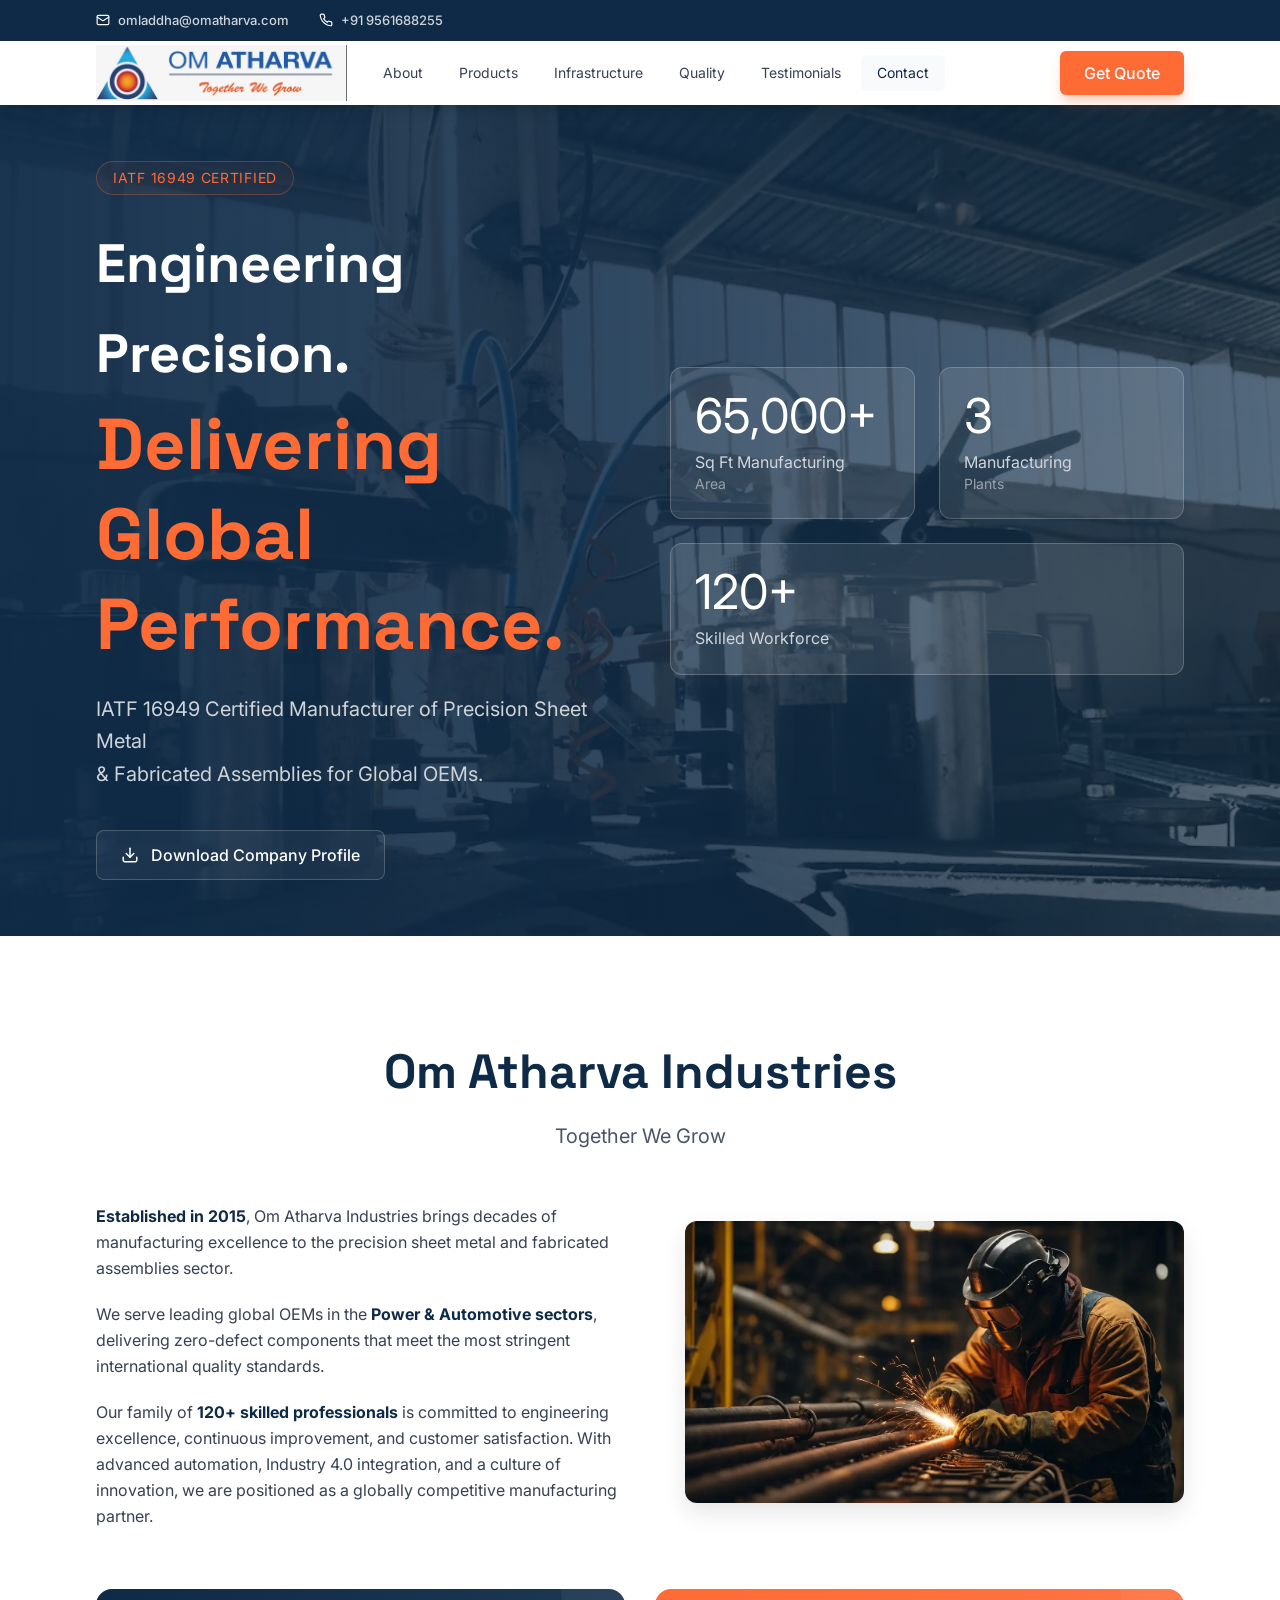
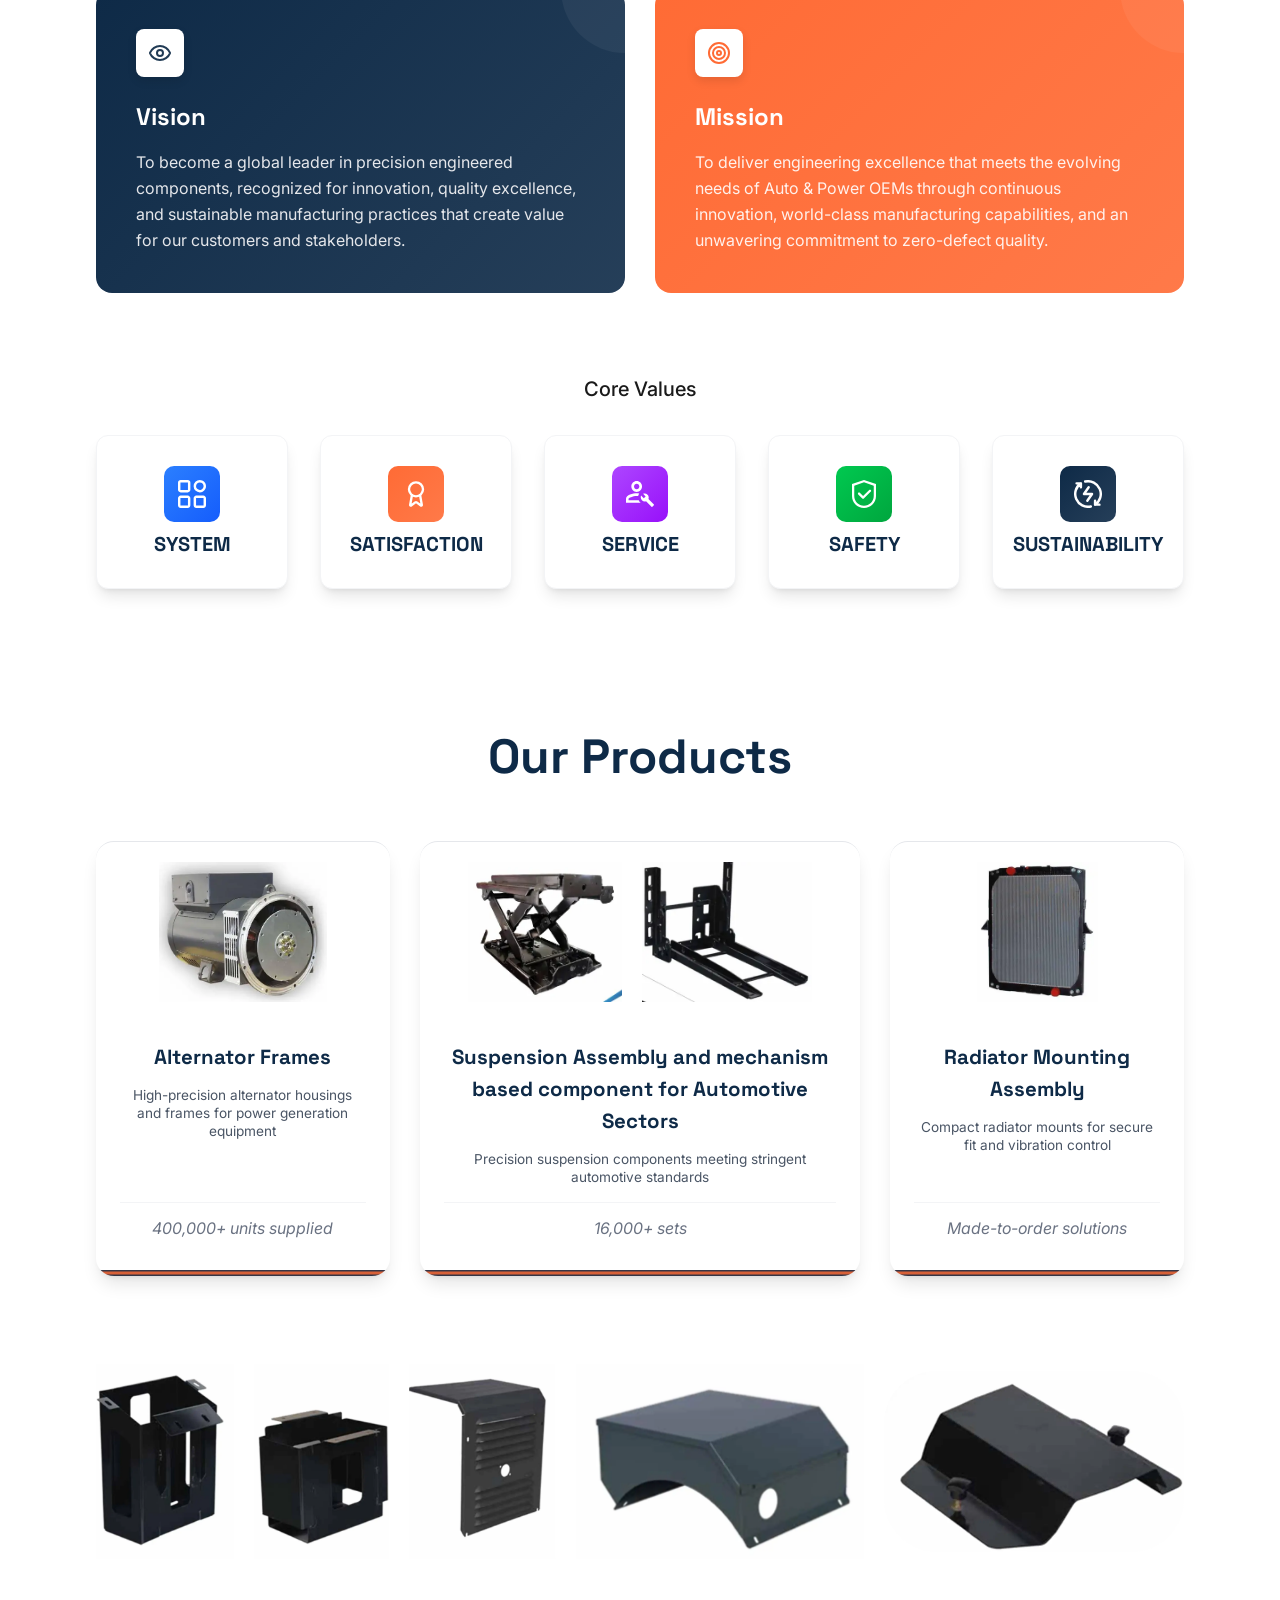
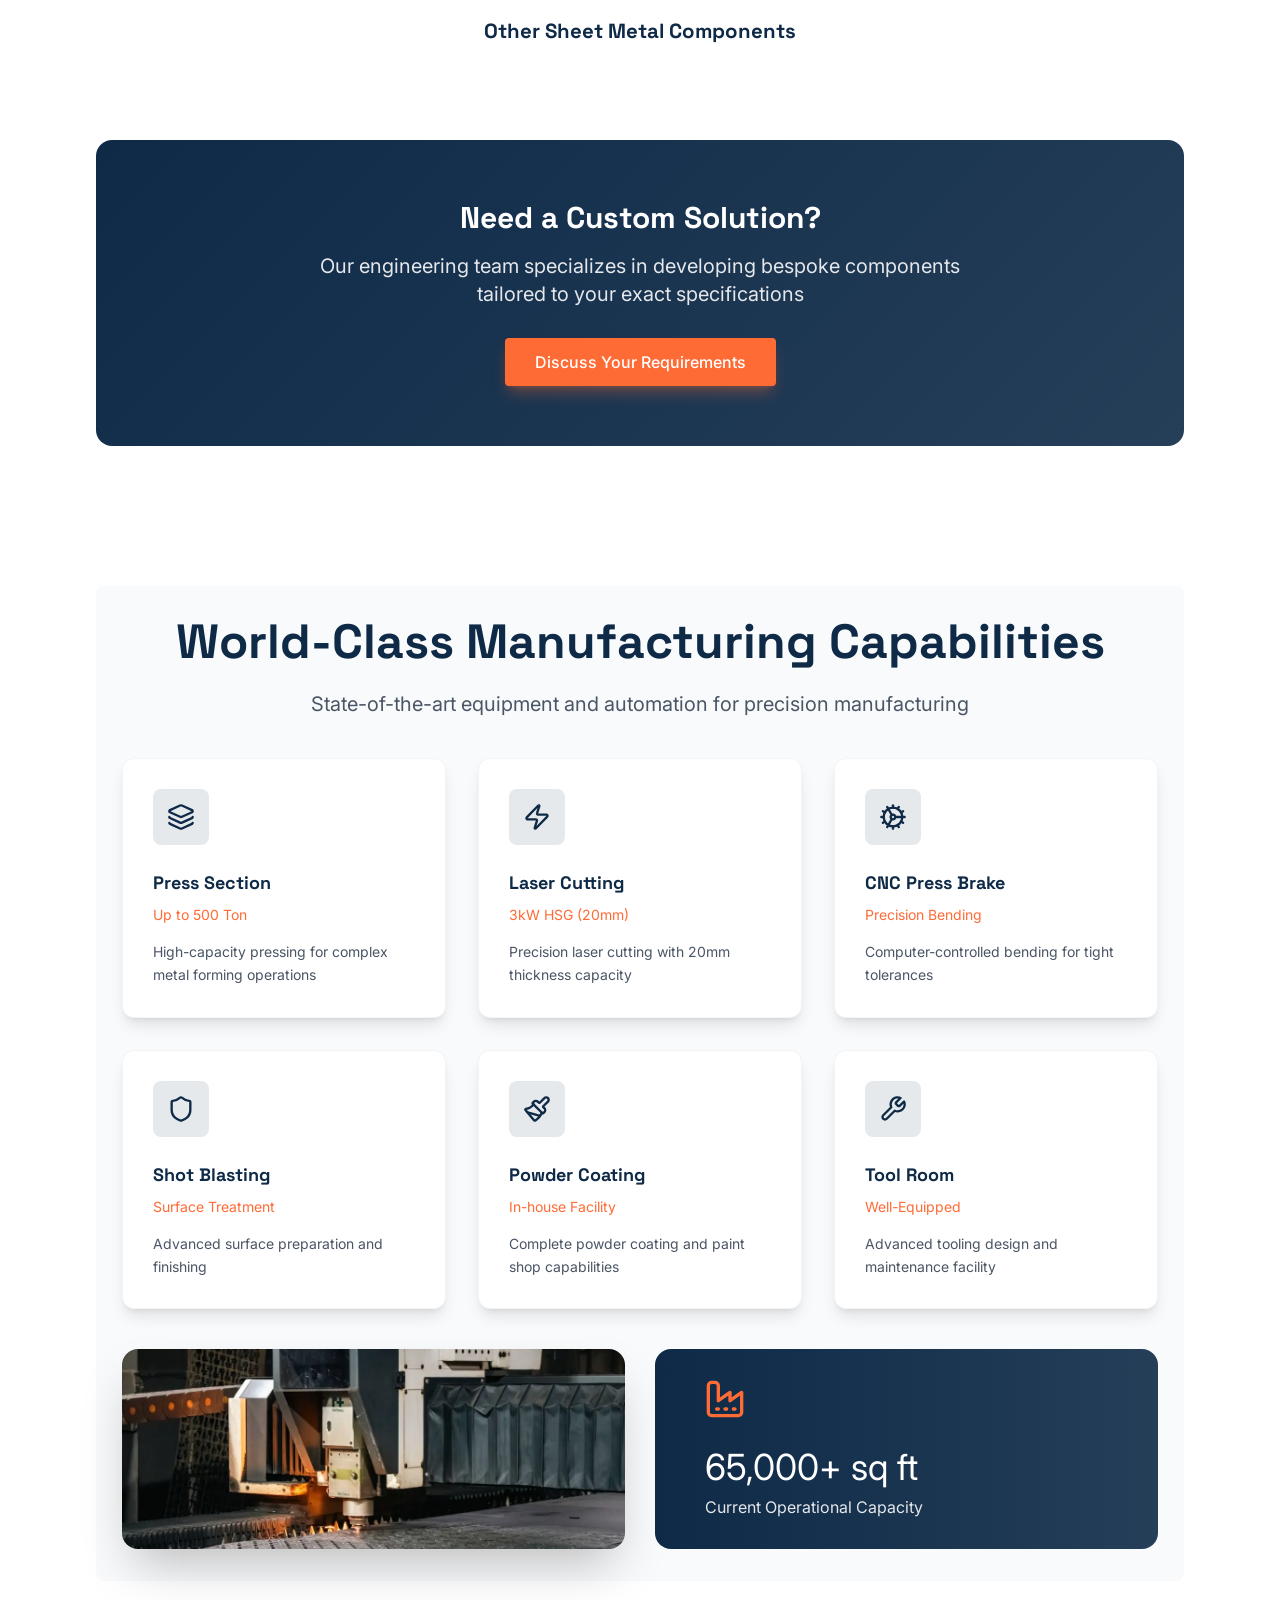
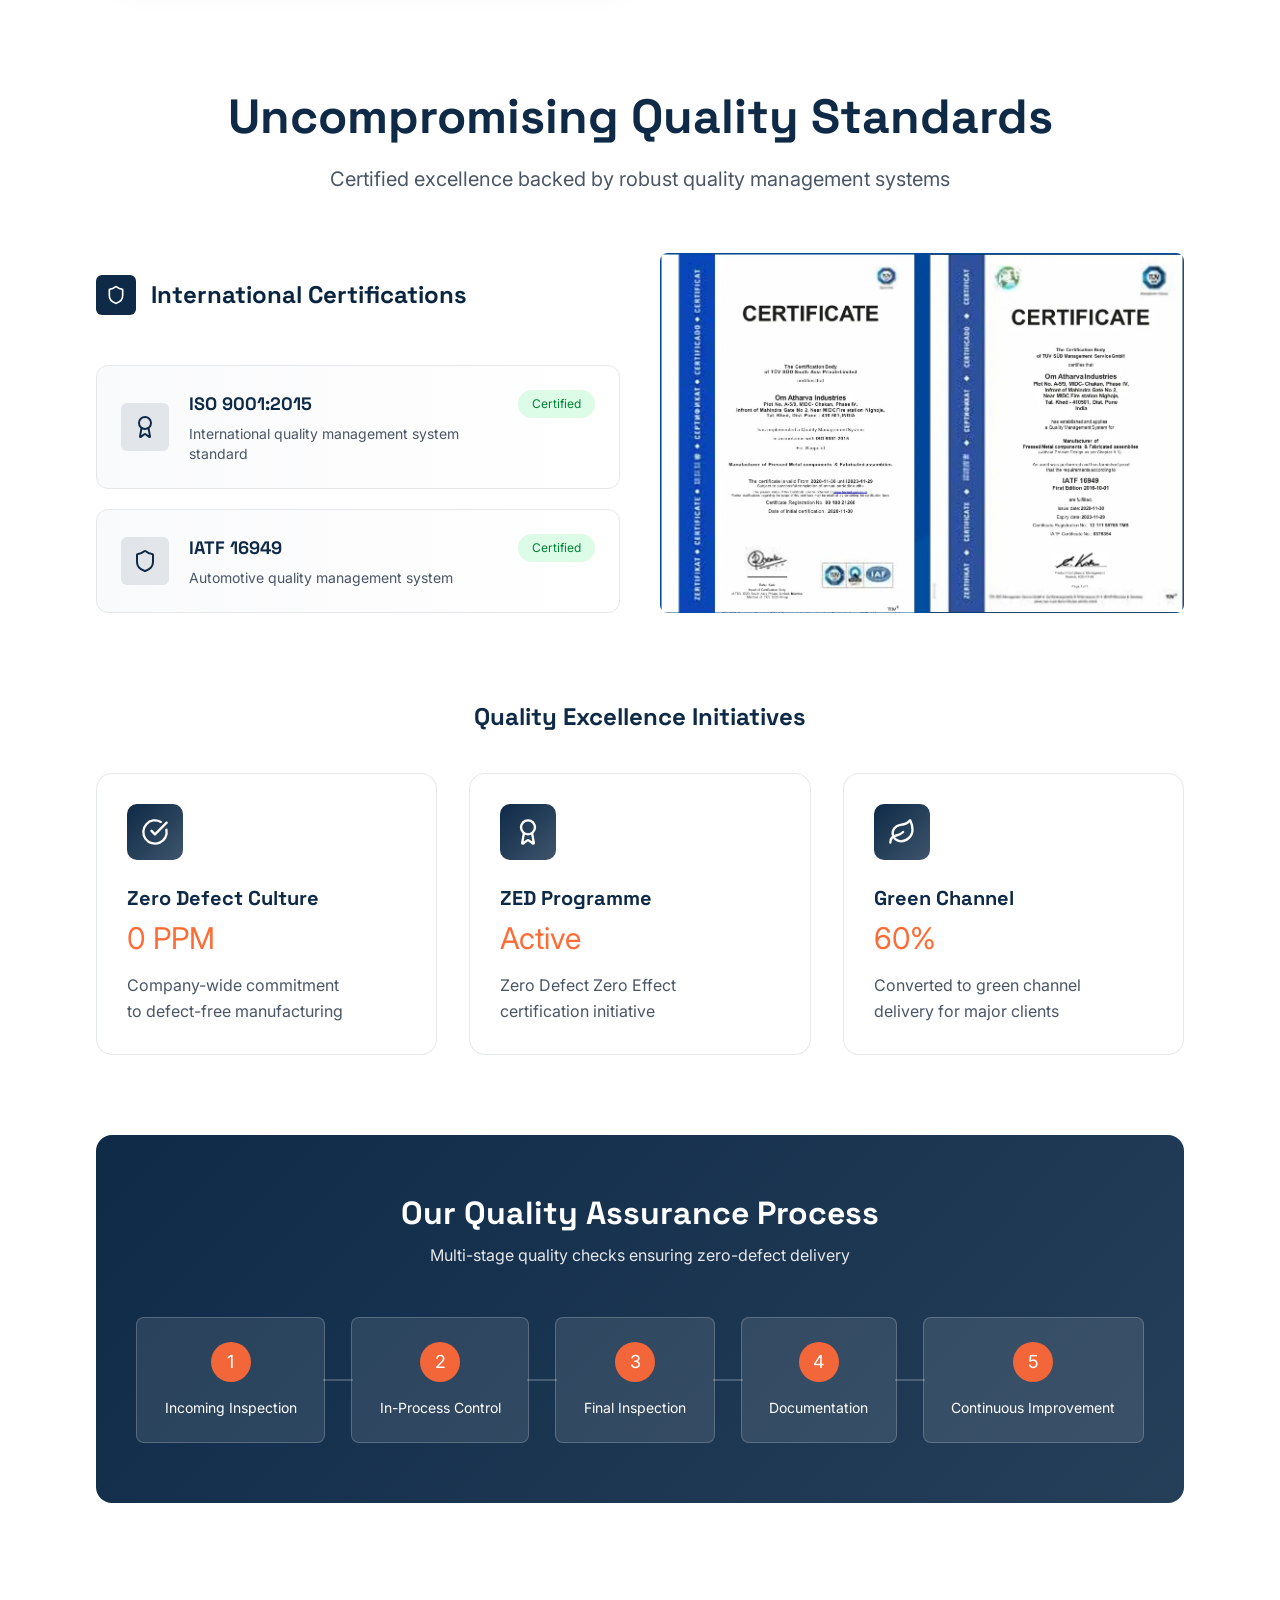
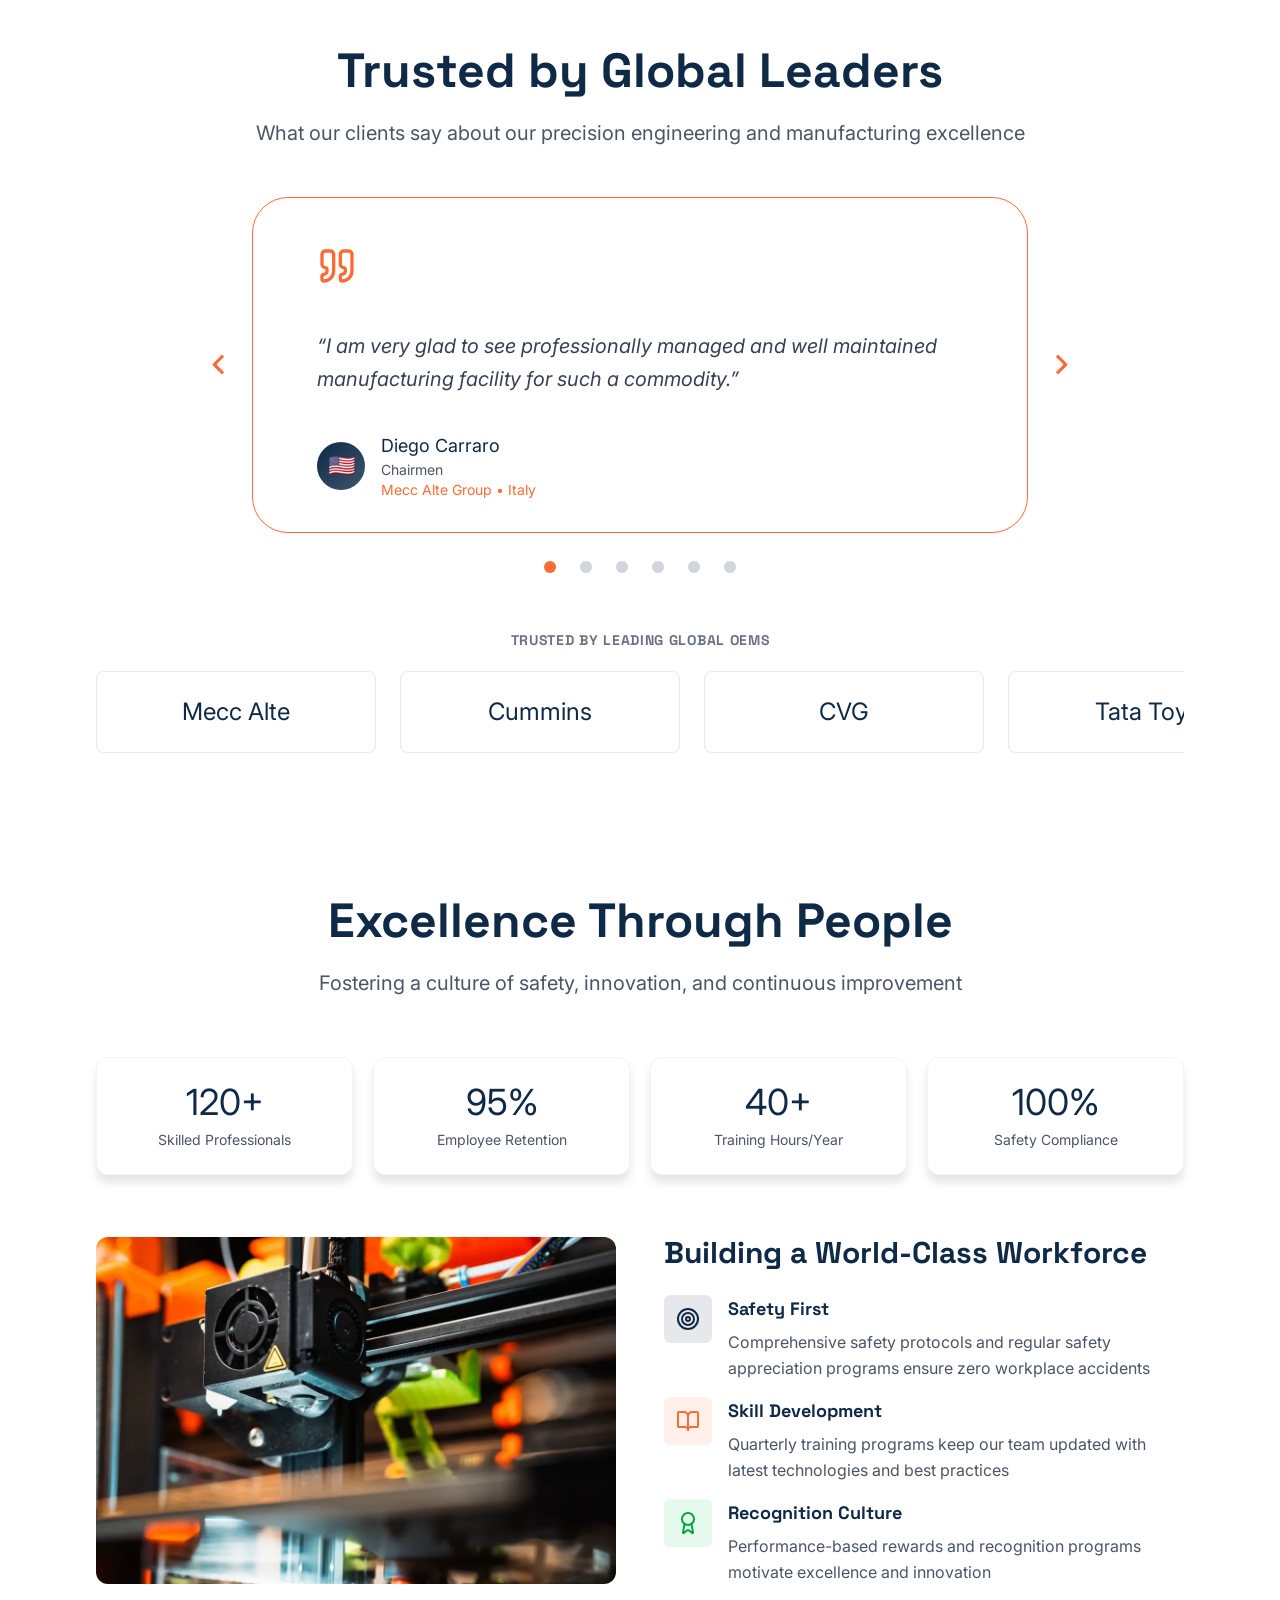
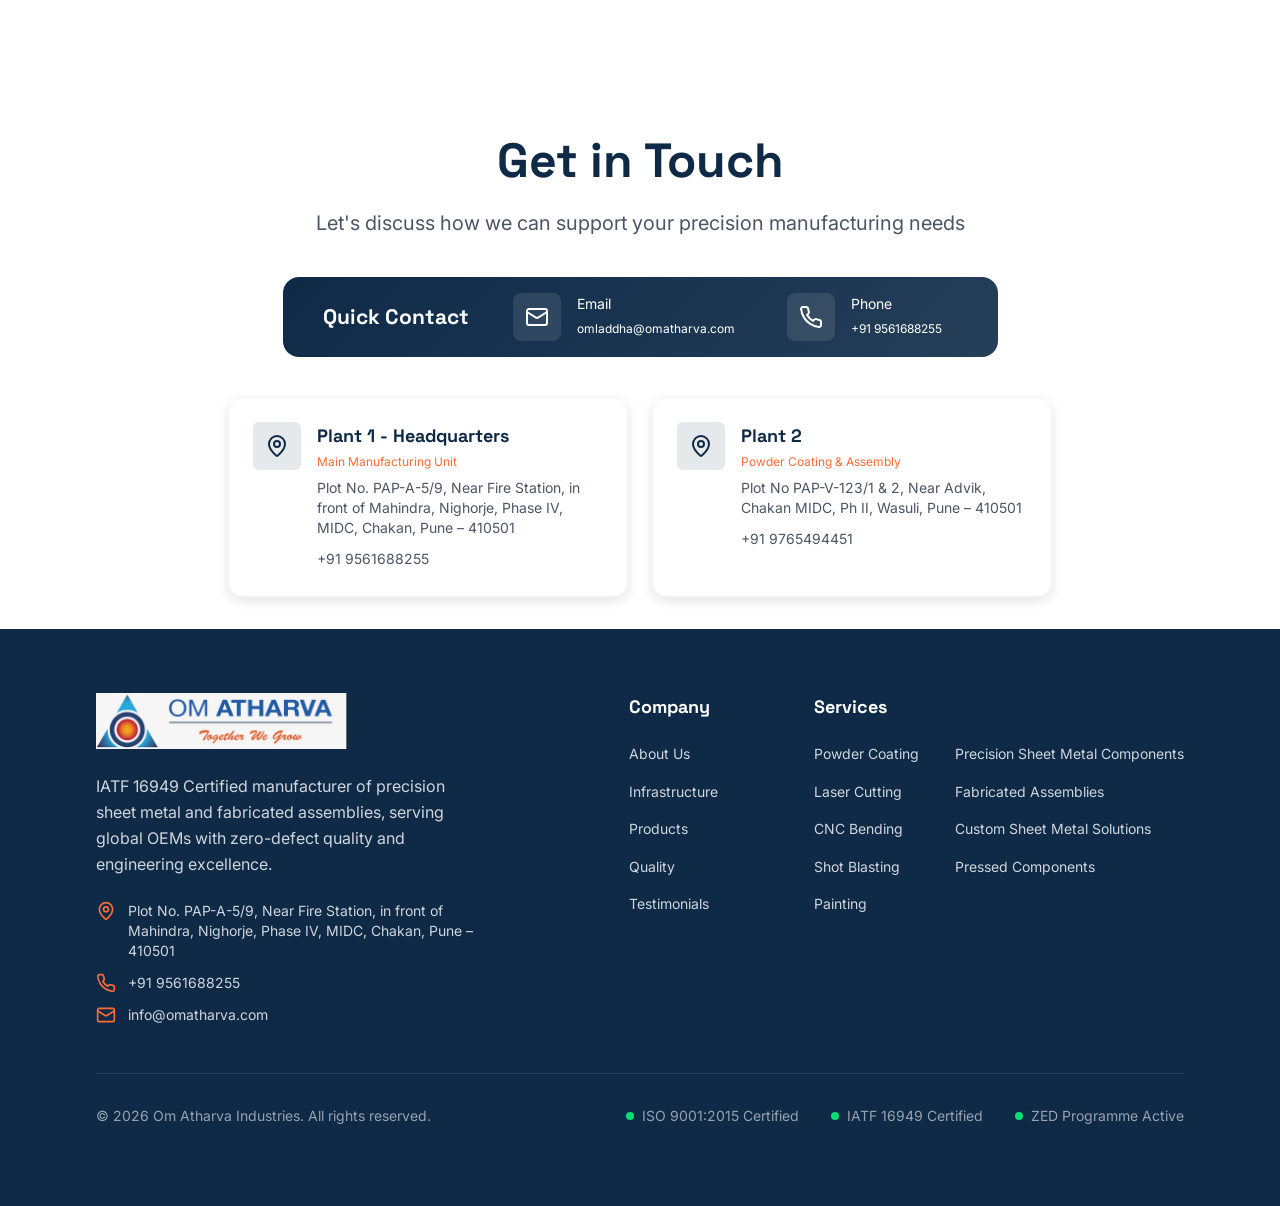
<file: index.html>
<!DOCTYPE html>
<html lang="en">
<head>
    <meta charset="UTF-8">
    <meta name="viewport" content="width=1400">
    <title>Om Atharva Industries</title>
    <meta name="description" content="Om Atharva Industries is an IATF 16949 certified manufacturer of electrical alternators, terminal box & precision machined component in Chakan, Maharashtra, along with precision sheet metal components and fabricated assemblies for global OEMs.">
    <meta name="keywords" content="Om Atharva, Om Atharva Group, Om Atharva Industries, manufacturer of electrical alternators, terminal box, precision machined component, Chakan, Maharashtra, precision sheet metal manufacturer, fabricated assemblies Pune">
    <meta name="robots" content="index, follow">
    <link rel="canonical" href="https://om-atharva.com/">
    <meta name="theme-color" content="#0f1a2e">
    <link rel="alternate" href="https://om-atharva.com/" hreflang="en-IN">
    <link rel="alternate" href="https://om-atharva.com/" hreflang="x-default">

    <!-- Open Graph -->
    <meta property="og:type" content="website">
    <meta property="og:site_name" content="Om Atharva Industries">
    <meta property="og:locale" content="en_IN">
    <meta property="og:url" content="https://om-atharva.com/">
    <meta property="og:title" content="Om Atharva Industries | Precision Sheet Metal & Fabricated Assemblies">
    <meta property="og:description" content="IATF 16949 certified manufacturer of electrical alternators, terminal box, precision machined component, and precision sheet metal fabricated assemblies.">
    <meta property="og:image" content="https://om-atharva.com/assets/images/om_atharva_logo.jpeg">

    <!-- Twitter -->
    <meta name="twitter:card" content="summary_large_image">
    <meta name="twitter:title" content="Om Atharva Industries">
    <meta name="twitter:description" content="IATF 16949 certified manufacturer of electrical alternators, terminal box, precision machined component, and fabricated assemblies.">
    <meta name="twitter:image" content="https://om-atharva.com/assets/images/om_atharva_logo.jpeg">

    <!-- Favicon -->
    <link rel="icon" type="image/png" href="assets/images/favicon.png">
    <link rel="apple-touch-icon" href="assets/images/favicon.png">
    <link rel="preload" href="assets/images/welding_bg.jpg" as="image">

    <link rel="preconnect" href="https://fonts.googleapis.com">
    <link rel="preconnect" href="https://fonts.gstatic.com" crossorigin>
    <link href="https://fonts.googleapis.com/css2?family=Inter:wght@300;400;500;600;700&family=Space+Grotesk:wght@300;400;500;600;700&display=swap" rel="stylesheet">
    <link rel="stylesheet" href="css/base.css">
    <link rel="stylesheet" href="css/icons.css">
    <link rel="stylesheet" href="css/navbar.css">
    <link rel="stylesheet" href="css/hero.css">
    <link rel="stylesheet" href="css/about.css">
    <link rel="stylesheet" href="css/products.css">
    <link rel="stylesheet" href="css/capabilities.css">
    <link rel="stylesheet" href="css/quality.css">
    <link rel="stylesheet" href="css/testimonials.css">
    <link rel="stylesheet" href="css/culture.css">
    <link rel="stylesheet" href="css/contact.css">
    <link rel="stylesheet" href="css/footer.css">

        <script type="application/ld+json">
        {
            "@context": "https://schema.org",
            "@graph": [
                {
                    "@type": "Organization",
                    "name": "Om Atharva Industries",
                    "url": "https://om-atharva.com/",
                    "sameAs": [
                        "https://www.om-atharva.com/"
                    ],
                    "logo": "https://om-atharva.com/assets/images/om_atharva_logo.jpeg",
                    "description": "IATF 16949 certified manufacturer of electrical alternators, terminal box, precision machined component, and precision sheet metal fabricated assemblies for global OEMs.",
                    "email": "mailto:omladdha@omatharva.com",
                    "telephone": "+91-9561688255",
                    "address": {
                        "@type": "PostalAddress",
                        "streetAddress": "Plot No. PAP-A-5/9, Near Fire Station, in front of Mahindra, Nighorje, Phase IV, MIDC, Chakan",
                        "addressLocality": "Pune",
                        "postalCode": "410501",
                        "addressRegion": "MH",
                        "addressCountry": "IN"
                    },
                    "areaServed": "IN"
                },
                {
                    "@type": ["LocalBusiness", "IndustrialBusiness"],
                    "name": "Om Atharva Industries",
                    "url": "https://om-atharva.com/",
                    "sameAs": [
                        "https://www.om-atharva.com/"
                    ],
                    "image": "https://om-atharva.com/assets/images/om_atharva_logo.jpeg",
                    "telephone": "+91-9561688255",
                    "email": "info@omatharva.com",
                    "address": {
                        "@type": "PostalAddress",
                        "streetAddress": "Plot No. PAP-A-5/9, Near Fire Station, in front of Mahindra, Nighorje, Phase IV, MIDC, Chakan",
                        "addressLocality": "Pune",
                        "postalCode": "410501",
                        "addressRegion": "Maharashtra",
                        "addressCountry": "IN"
                    },
                    "geo": {
                        "@type": "GeoCoordinates",
                        "latitude": 18.7245625,
                        "longitude": 73.7939375
                    },
                    "hasMap": "https://maps.app.goo.gl/y8RbRzErDowBvCjx9",
                    "areaServed": "IN"
                },
                {
                    "@type": "WebSite",
                    "name": "Om Atharva Industries",
                    "url": "https://om-atharva.com/",
                    "inLanguage": "en-IN"
                }
            ]
        }
        </script>
</head>
<body>
    <noscript>
        <section>
            <h1>Om Atharva Industries</h1>
            <p>IATF 16949 certified manufacturer of precision sheet metal components and fabricated assemblies for global OEMs.</p>
            <p>Address: Plot No. PAP-A-5/9, Near Fire Station, in front of Mahindra, Nighorje, Phase IV, MIDC, Chakan, Pune - 410501</p>
            <p>Phone: +91 9561688255 | Email: omladdha@omatharva.com</p>
        </section>
    </noscript>
    <div data-component="topbar"></div>
    <div data-component="navbar"></div>
    <div data-component="hero"></div>
    <div data-component="about"></div>
    <div data-component="products"></div>
    <div data-component="capabilities"></div>
    <div data-component="quality"></div>
    <div data-component="testimonials"></div>
    <div data-component="culture"></div>
    <div data-component="contact"></div>
    <div data-component="footer"></div>

    <script src="js/carousel.js" defer></script>
    <script src="js/loader.js" defer></script>
</body>
</html>
</file>
<file: css/base.css>
:root {
    --primary-dark: rgb(10, 37, 64);
    --primary-orange: rgb(255, 107, 53);
    --text-dark: rgb(51, 51, 51);
    --bg-light: rgb(249, 250, 251);
    --transition-speed: 0.3s;

    --color-navy: rgba(14, 42, 71, 1);
    --color-navy-muted: rgba(14, 42, 71, 0.1);
    --color-navy-muted-5: rgba(14, 42, 71, 0.05);
    --color-navy-70: rgba(14, 42, 71, 0.7);
    --color-navy-80: rgba(14, 42, 71, 0.8);
    --color-navy-85: rgba(14, 42, 71, 0.85);
    --color-navy-90: rgba(14, 42, 71, 0.9);
    --color-navy-95: rgba(14, 42, 71, 0.95);
    --color-navy-medium: rgba(33, 59, 85, 1);
    --color-slate: rgba(54, 65, 83, 1);
    --color-muted: rgba(74, 85, 101, 1);
    --color-soft: rgba(106, 114, 130, 1);
    --color-subtle: rgba(26, 26, 26, 1);
    --color-white: rgba(255, 255, 255, 1);
    --color-white-90: rgba(255, 255, 255, 0.9);
    --color-white-80: rgba(255, 255, 255, 0.8);
    --color-white-20: rgba(255, 255, 255, 0.2);
    --color-white-10: rgba(255, 255, 255, 0.1);
    --color-white-05: rgba(255, 255, 255, 0.05);
    --color-border-light: rgba(229, 231, 235, 1);
    --color-border-faint: rgba(243, 244, 246, 1);
    --color-text-muted-1: rgba(153, 161, 175, 1);
    --color-text-muted-2: rgba(209, 213, 220, 1);
    --color-green: rgba(5, 223, 114, 1);
    --color-blue-accent: rgba(81, 162, 255, 1);
    --color-blue-500: rgb(43, 127, 255);
    --color-blue-600: rgb(21, 93, 252);
    --color-purple-500: rgb(173, 70, 255);
    --color-purple-600: rgb(152, 16, 250);
    --color-green-500: rgb(0, 201, 80);
    --color-green-500-10: rgba(0, 201, 80, 0.1);
    --color-green-600: rgb(0, 166, 62);
    --color-icon-blue: rgb(59, 130, 246);
    --color-icon-blue-tint: rgba(59, 130, 246, 0.12);
    --color-icon-green: rgb(34, 197, 94);
    --color-icon-grey: rgb(75, 85, 99);
    --color-dark-grad: rgb(18, 33, 48);
    --color-hero-text: rgb(206, 212, 218);
    --color-shadow-dark: rgba(0, 0, 0, 0.25);
    --color-shadow-soft: rgba(0, 0, 0, 0.1);
    --color-shadow-faint: rgba(0, 0, 0, 0.05);
    --color-orange-10: rgba(255, 107, 53, 0.1);
    --color-orange-90: rgba(255, 107, 53, 0.9);
    --color-orange-shadow: rgba(255, 107, 53, 0.3);
    --color-orange-badge: rgba(255, 107, 53, 0.05);
    --color-card-icon-text: rgb(107, 114, 128);
    --color-cert-green-bg: rgba(220, 252, 231, 1);
    --color-cert-green-text: rgba(0, 130, 54, 1);
    --color-process-number: rgb(242, 102, 57);

    
    --font-body: 'Inter', system-ui, -apple-system, sans-serif;
    --font-display: 'Space Grotesk', system-ui, sans-serif;

    
    --text-xs:   12px;
    --text-sm:   14px;
    --text-base: 16px;
    --text-lg:   18px;
    --text-xl:   20px;
    --text-2xl:  24px;
    --text-5xl:  48px;
    --text-6xl:  54px;
    --text-8xl:  72px;

    
    --weight-regular:  400;
    --weight-medium:   500;
    --weight-bold:     700;

    
    --leading-sm:    20px;
    --leading-base:  24px;
    --leading-md:    32.5px;
    --leading-lg:    48px;
    --leading-xl:    90px;
    --lh-relaxed:    26px;
    --lh-7:          28px;
    --lh-8:          32px;
    --lh-9:          36px;

    /* Icon size tokens */
    --icon-size-xs:   14px;
    --icon-size-sm:   16px;
    --icon-size-md:   18px;
    --icon-size-base: 20px;
    --icon-size-lg:   24px;
    --icon-size-xlg:  28px;
    --icon-size-xl:   32px;
    --icon-size-2xl:  40px;
}

* {
    margin: 0;
    padding: 0;
    box-sizing: border-box;
}

html {
    scroll-padding-top: 5.5rem; /* sticky navbar height: 3.5rem logo + 1rem padding × 2 */
}

::-webkit-scrollbar {
    width: 0.375rem;
    height: 0.375rem;
}
::-webkit-scrollbar-track {
    background: transparent;
}
::-webkit-scrollbar-thumb {
    background: var(--color-navy-medium);
    border-radius: 0.625rem;
}

body {
    font-family: var(--font-body);
    color: var(--text-dark);
    line-height: 1.6;
    background-color: var(--color-white);
}

.container {
    width: 100%;
    padding: 0 7.5vw;
}

.section {
    margin-top: 5rem;
    padding: 1rem 0;
}

.section-title {
    font-family: var(--font-display);
    font-weight: var(--weight-bold);
    font-size: var(--text-5xl);
    line-height: var(--leading-lg);
    letter-spacing: 0;
    text-align: center;
    color: var(--color-navy);
    margin-bottom: 1.5rem;
}

.section-subtitle {
    font-family: var(--font-body);
    font-weight: var(--weight-regular);
    font-size: var(--text-xl);
    line-height: var(--lh-7);
    letter-spacing: 0;
    text-align: center;
    color: var(--color-muted);
    margin-bottom: 2.5rem;
}

h1, h2, h3, h4 { color: var(--primary-dark); font-weight: 700; }
.text-orange { color: var(--primary-orange); }
.text-center { text-align: center; }

.badge-rounded {
    display: inline-block;
    background: var(--color-navy-muted-5);
    padding: 0.375rem 1rem;
    border-radius: 1.25rem;
    margin-bottom: 1rem;
    font-family: var(--font-body);
    font-weight: var(--weight-regular);
    font-size: var(--text-sm);
    line-height: var(--leading-sm);
    letter-spacing: 0.7px;
    text-transform: uppercase;
    color: var(--color-navy);
}

.bg-light { background-color: var(--bg-light); }

/* Icon size utility classes */
.icon-xs   { display: block; width: var(--icon-size-xs);   height: var(--icon-size-xs);   }
.icon-sm   { display: block; width: var(--icon-size-sm);   height: var(--icon-size-sm);   }
.icon-md   { display: block; width: var(--icon-size-md);   height: var(--icon-size-md);   }
.icon-base { display: block; width: var(--icon-size-base); height: var(--icon-size-base); }
.icon-lg   { display: block; width: var(--icon-size-lg);   height: var(--icon-size-lg);   }
.icon-xlg  { display: block; width: var(--icon-size-xlg);  height: var(--icon-size-xlg);  }
.icon-xl   { display: block; width: var(--icon-size-xl);   height: var(--icon-size-xl);   }
.icon-2xl  { display: block; width: var(--icon-size-2xl);  height: var(--icon-size-2xl);  }

.t-display-sm {
    font-family: var(--font-display);
    font-weight: var(--weight-bold);
    font-size: var(--text-lg);
    line-height: var(--lh-7);
    letter-spacing: 0;
}

.t-display-md {
    font-family: var(--font-display);
    font-weight: var(--weight-bold);
    font-size: var(--text-2xl);
    line-height: var(--lh-8);
    letter-spacing: 0;
}

.t-display-lg {
    font-family: var(--font-display);
    font-weight: var(--weight-bold);
    font-size: 1.875rem;
    line-height: var(--lh-9);
    letter-spacing: 0;
}

.t-body-sm {
    font-family: var(--font-body);
    font-weight: var(--weight-regular);
    font-size: var(--text-sm);
    line-height: var(--leading-sm);
    letter-spacing: 0;
}

.t-body-base {
    font-family: var(--font-body);
    font-weight: var(--weight-regular);
    font-size: var(--text-base);
    line-height: var(--lh-relaxed);
    letter-spacing: 0;
}

.t-body-lg {
    font-family: var(--font-body);
    font-weight: var(--weight-regular);
    font-size: var(--text-xl);
    line-height: var(--lh-7);
    letter-spacing: 0;
}

.btn {
    padding: 0.625rem 1.5rem;
    border: none;
    border-radius: 0.25rem;
    cursor: pointer;
    font-weight: 600;
    transition: background-color var(--transition-speed);
}
.btn-primary {
    background-color: var(--color-white);
    color: var(--primary-dark);
    border: 1px solid var(--primary-dark);
}
.btn-orange {
    background-color: var(--primary-orange);
    color: var(--color-white);
}
</file>
<file: css/icons.css>
/* ============================================================
   ICON SYSTEM
   Usage: <span data-icon="name" class="icon-img icon-{size} icon-{color}"></span>
   Size classes  → base.css  (.icon-xs … .icon-2xl)
   Color classes → below     (.icon-white, .icon-navy, …)
   ============================================================ */

/* ── Mask engine ─────────────────────────────────────────── */
.icon-img {
    display: inline-block;
    background-color: currentColor;
    -webkit-mask-image: var(--icon-src);
    mask-image: var(--icon-src);
    -webkit-mask-size: contain;
    mask-size: contain;
    -webkit-mask-repeat: no-repeat;
    mask-repeat: no-repeat;
    -webkit-mask-position: center;
    mask-position: center;
    flex-shrink: 0;
}

/* ── Icon registry ───────────────────────────────────────── */
[data-icon="envelope"]              { --icon-src: url('../assets/icons/envelope.svg'); }
[data-icon="envelope-sm"]           { --icon-src: url('../assets/icons/envelope-sm.svg'); }
[data-icon="phone"]                 { --icon-src: url('../assets/icons/phone.svg'); }
[data-icon="phone-sm"]              { --icon-src: url('../assets/icons/phone-sm.svg'); }
[data-icon="map-pin"]               { --icon-src: url('../assets/icons/map-pin.svg'); }
[data-icon="download"]              { --icon-src: url('../assets/icons/download.svg'); }
[data-icon="eye"]                   { --icon-src: url('../assets/icons/eye.svg'); }
[data-icon="bullseye"]              { --icon-src: url('../assets/icons/bullseye.svg'); }
[data-icon="grid"]                  { --icon-src: url('../assets/icons/grid.svg'); }
[data-icon="award"]                 { --icon-src: url('../assets/icons/award.svg'); }
[data-icon="award-badge"]           { --icon-src: url('../assets/icons/award-badge.svg'); }
[data-icon="award-green"]           { --icon-src: url('../assets/icons/award-green.svg'); }
[data-icon="users"]                 { --icon-src: url('../assets/icons/users.svg'); }
[data-icon="shield"]                { --icon-src: url('../assets/icons/shield.svg'); }
[data-icon="shield-sm"]             { --icon-src: url('../assets/icons/shield-sm.svg'); }
[data-icon="shield-lg"]             { --icon-src: url('../assets/icons/shield-lg.svg'); }
[data-icon="shield-check"]          { --icon-src: url('../assets/icons/shield-check.svg'); }
[data-icon="sustainability"]        { --icon-src: url('../assets/icons/sustainability.svg'); }
[data-icon="layers"]                { --icon-src: url('../assets/icons/layers.svg'); }
[data-icon="lightning"]             { --icon-src: url('../assets/icons/lightning.svg'); }
[data-icon="sun"]                   { --icon-src: url('../assets/icons/sun.svg'); }
[data-icon="pen-tool"]              { --icon-src: url('../assets/icons/pen-tool.svg'); }
[data-icon="wrench"]                { --icon-src: url('../assets/icons/wrench.svg'); }
[data-icon="film"]                  { --icon-src: url('../assets/icons/film.svg'); }
[data-icon="medal"]                 { --icon-src: url('../assets/icons/medal.svg'); }
[data-icon="check-circle"]          { --icon-src: url('../assets/icons/check-circle.svg'); }
[data-icon="leaf"]                  { --icon-src: url('../assets/icons/leaf.svg'); }
[data-icon="crosshair"]             { --icon-src: url('../assets/icons/crosshair.svg'); }
[data-icon="book-open"]             { --icon-src: url('../assets/icons/book-open.svg'); }
[data-icon="quotation"]             { --icon-src: url('../assets/icons/quotation.svg'); }
[data-icon="arrow-right"]           { --icon-src: url('../assets/icons/Vector.svg'); }
[data-icon="linkedin"]              { --icon-src: url('../assets/icons/linkedin.svg'); }

/* ── Color utilities ─────────────────────────────────────── */
.icon-white  { color: #ffffff; }
.icon-navy   { color: var(--color-navy); }
.icon-orange { color: var(--primary-orange); }
.icon-blue   { color: var(--color-icon-blue); }
.icon-green  { color: var(--color-icon-green); }
.icon-green-600 { color: var(--color-green-600); }
.icon-grey   { color: var(--color-icon-grey); }
.icon-muted        { color: var(--color-muted); }
.icon-navy-medium  { color: var(--color-navy-medium); }
</file>
<file: css/navbar.css>
.topbar {
    background-color: var(--color-navy);
    color: white;
    font-size: 0.8125rem;
    padding: 0.625rem 0;
}
.topbar-content {
    display: flex;
    gap: 1.875rem;
}
.topbar-item {
    display: flex;
    align-items: center;
    gap: 0.5rem;
    color: var(--color-white-80);
    text-decoration: none;
    font-weight: 500;
}
.topbar-item:hover { color: white; }

[data-component="navbar"] {
    position: sticky;
    top: 0;
    z-index: 100;
}
.navbar {
    background-color: var(--color-white);
    padding: .25rem 0;
    box-shadow: 0 0.5rem 1rem -0.5rem var(--color-shadow-dark);
}
.nav-content {
    display: flex;
    justify-content: space-between;
    align-items: center;
}

.logo {
    display: flex;
    align-items: center;
}

.logo img {
    height: 3.5rem;
    width: auto;
}
.nav-links {
    display: flex;
    align-items: center;
    justify-content: flex-start;
    flex: 1;
    gap: 0.25rem;
    margin-left: 1.25rem;
}
.nav-links a {
    font-family: var(--font-body);
    font-weight: var(--weight-regular);
    font-size: var(--text-sm);
    line-height: var(--leading-sm);
    letter-spacing: 0;
    color: var(--color-slate);
    text-decoration: none;
    padding: 0.5rem 1rem;
}
.nav-links a:hover { color: var(--primary-orange); }
.nav-links a.active {
    background: var(--bg-light);
    border-radius: 0.375rem;
    color: var(--color-navy);
}

.btn-quote.btn-quote {
    background: var(--primary-orange);
    color: rgba(255, 255, 255, 1);
    box-shadow: 0 0.25rem 0.375rem -0.25rem var(--color-orange-shadow),
                0 0.625rem 0.9375rem -0.1875rem var(--color-orange-shadow);
    border-radius: 0.375rem;
    margin-left: auto;
    padding: 0.625rem 1.5rem;
    border: none;
    font-family: var(--font-body);
    font-weight: var(--weight-medium);
    font-size: var(--text-base);
    line-height: var(--leading-base);
    letter-spacing: 0;
    text-align: center;
    cursor: pointer;
    text-decoration: none;
}
.btn-quote:hover,
.btn-quote:active {
    color: rgba(255, 255, 255, 0.9) !important;
}
</file>
<file: css/hero.css>
.hero-section {
    position: relative;
    padding: 3.5rem 0;
    background-color: var(--color-dark-grad);
    overflow: hidden;
}
.hero-bg {
    position: absolute;
    top: 0;
    left: 0;
    width: 100%;
    height: 100%;
    background-image:
        linear-gradient(
            90deg,
            var(--color-navy-95) 0%,
            var(--color-navy-85) 50%,
            var(--color-navy-70) 100%
        ),
        image-set(
            url('../assets/images/welding_bg.webp') type('image/webp'),
            url('../assets/images/welding_bg.jpg') type('image/jpeg')
        );
    background-size: cover;
    background-position: center 40%;
    z-index: 1;
}
.hero-content {
    position: relative;
    z-index: 2;
    display: flex;
    align-items: center;
    gap: 3.75rem;
}
.hero-left { flex: 1; min-width: 0; }
.hero-right { flex: 1; min-width: 0; }

.badge-iatf {
    display: inline-block;
    border: 0.72px solid var(--color-orange-shadow);
    color: var(--primary-orange);
    background: var(--color-orange-badge);
    padding: 0.375rem 1rem;
    border-radius: 1.25rem;
    font-family: var(--font-body);
    font-size: var(--text-sm);
    font-weight: var(--weight-regular);
    line-height: var(--leading-sm);
    letter-spacing: 0.7px;
    text-transform: uppercase;
    margin-bottom: 1.5rem;
}

.hero-left h1 {
    color: var(--color-white);
    margin-bottom: 1.5rem;
    font-size: 0; 
}
.hero-heading-sm {
    display: block;
    font-family: var(--font-display);
    font-size: var(--text-6xl);
    font-weight: var(--weight-bold);
    line-height: var(--leading-xl);
    letter-spacing: 0;
    color: var(--color-white);
}
.hero-heading-lg {
    display: block;
    font-family: var(--font-display);
    font-size: var(--text-8xl);
    font-weight: var(--weight-bold);
    line-height: var(--leading-xl);
    letter-spacing: 0;
}
.hero-left p {
    font-family: var(--font-body);
    font-size: var(--text-xl);
    font-weight: var(--weight-regular);
    line-height: var(--leading-md);
    letter-spacing: 0;
    color: var(--color-hero-text);
    margin-bottom: 2.5rem;
}

.btn-outline-light {
    background: var(--color-white-05);
    border: 1px solid var(--color-white-20);
    color: var(--color-white);
    padding: 0.75rem 1.5rem;
    border-radius: 0.5rem;
    display: inline-flex;
    align-items: center;
    font-family: var(--font-body);
    font-size: var(--text-base);
    font-weight: var(--weight-medium);
    line-height: var(--leading-base);
    letter-spacing: 0;
    text-align: center;
    text-decoration: none;
    cursor: pointer;
    transition: all 0.3s;
    gap: 0.5rem;
}
.btn-outline-light:hover { background: var(--color-white-10); }

.stats-grid {
    display: flex;
    flex-wrap: wrap;
    gap: 1.5rem;
}

.stats-grid .row {
    display: flex;
    gap: 1.5rem;
    width: 100%;
}

.stats-grid .stat-card {
    flex: 1;
}

.stats-grid .stat-card-wide { flex: 1 1 100%; min-width: 0; }

.stat-card {
    background: var(--color-white-10);
    border: 0.72px solid var(--color-white-20);
    border-radius: 0.75rem;
    padding: 1.5rem;
}

.stat-number {
    font-family: var(--font-body);
    font-size: var(--text-5xl);
    font-weight: var(--weight-regular);
    line-height: var(--leading-lg);
    letter-spacing: 0;
    color: var(--color-white);
    margin-bottom: 0.625rem;
}
.stat-label {  }
.stat-label-main {
    display: block;
    font-family: var(--font-body);
    font-size: var(--text-base);
    font-weight: var(--weight-regular);
    line-height: var(--leading-base);
    letter-spacing: 0;
    color: var(--color-text-muted-2);
}
.stat-label-sub {
    display: block;
    font-family: var(--font-body);
    font-size: var(--text-sm);
    font-weight: var(--weight-regular);
    line-height: var(--leading-sm);
    letter-spacing: 0;
    color: var(--color-text-muted-1);
}
</file>
<file: css/about.css>
.about-header .section-subtitle {
    line-height: var(--leading-md);
    margin-bottom: 3.125rem;
}

.about-content {
    display: flex;
    gap: 2.5rem;
    align-items: center;
    margin-bottom: 3.75rem;
}
.about-content .about-text { flex: 1.1; }
.about-content .about-image { flex: 1; }

.about-text p {
    font-family: var(--font-body);
    font-weight: var(--weight-regular);
    font-size: var(--text-base);
    line-height: 1.625rem;
    letter-spacing: 0;
    color: var(--color-slate);
    margin-bottom: 1.25rem;
}
.about-text p:last-child { margin-bottom: 0; }
.about-text strong {
    font-weight: var(--weight-bold);
    color: var(--color-navy);
}
.about-image img {
    width: 100%;
    border-radius: 0.75rem;
    box-shadow: 0 0.625rem 1.5625rem var(--color-shadow-soft);
}

.about-cards {
    display: flex;
    gap: 1.875rem;
    margin-bottom: 5rem;
}
.about-cards .vm-card { flex: 1; }
.vm-card {
    padding: 2.5rem;
    border-radius: 1rem;
    color: white;
    position: relative;
    overflow: hidden;
}
.quarter-circle {
    position: absolute;
    top: -4rem;
    right: -4rem;
    width: 8rem;
    height: 8rem;
    background: var(--color-white-05);
    border-radius: 50%;
    pointer-events: none;
}
.vision-card { background: linear-gradient(135deg, var(--color-navy) 0%, var(--color-navy-90) 100%); }
.mission-card { background: linear-gradient(135deg, var(--primary-orange) 0%, rgba(255, 107, 53, 0.9) 100%); }
.vm-icon {
    width: 3rem;
    height: 3rem;
    border-radius: 0.5rem;
    display: flex;
    justify-content: center;
    align-items: center;
    margin-bottom: 1.5rem;
}
.vm-icon-orange { background: var(--primary-orange); color: white; box-shadow: 0 0.25rem 0.625rem var(--color-orange-shadow); }
.vm-icon-white { background: white; color: var(--primary-orange); box-shadow: 0 0.25rem 0.625rem var(--color-shadow-soft); }

.vm-card h3 {
    font-family: var(--font-display);
    font-weight: var(--weight-bold);
    font-size: var(--text-2xl);
    line-height: 2rem;
    letter-spacing: 0;
    color: var(--color-white);
    margin-bottom: 1rem;
}

.vision-card p {
    font-family: var(--font-body);
    font-weight: var(--weight-regular);
    font-size: var(--text-base);
    line-height: 1.625rem;
    letter-spacing: 0;
    color: var(--color-border-light);
}

.mission-card p {
    font-family: var(--font-body);
    font-weight: var(--weight-regular);
    font-size: var(--text-base);
    line-height: 1.625rem;
    letter-spacing: 0;
    color: var(--color-white-90);
}

.core-values-section { text-align: center; }
.core-values-title {
    font-family: var(--font-body);
    font-weight: var(--weight-medium);
    font-size: var(--text-xl);
    line-height: var(--leading-md);
    letter-spacing: 0;
    text-align: center;
    color: var(--color-subtle);
    margin-bottom: 1.875rem;
}
.core-values-grid {
    display: flex;
    justify-content: space-between;
    gap: 2rem;
}
.cv-card {
    flex: 1;
    background: var(--color-white);
    border: 0.72px solid var(--color-border-faint);
    box-shadow: 0 0.25rem 0.375rem -0.25rem var(--color-shadow-soft), 0 0.625rem 0.9375rem -0.1875rem var(--color-shadow-soft);
    border-radius: 0.75rem;
    padding: 1.875rem 1.125rem;
    display: flex;
    flex-direction: column;
    align-items: center;
    transition: transform 0.3s;
}
.cv-card:hover { transform: translateY(-0.3125rem); }
.cv-icon {
    width: 3.5rem;
    height: 3.5rem;
    border-radius: 0.625rem;
    display: flex;
    justify-content: center;
    align-items: center;
    color: white;
    margin-bottom: 0.5rem;
}
.bg-blue     { background: linear-gradient(135deg, var(--color-blue-500) 0%, var(--color-blue-600) 100%); }
.bg-orange   { background: linear-gradient(135deg, var(--primary-orange) 0%, var(--color-orange-90) 100%); }
.bg-purple   { background: linear-gradient(135deg, var(--color-purple-500) 0%, var(--color-purple-600) 100%); }
.bg-green    { background: linear-gradient(135deg, var(--color-green-500) 0%, var(--color-green-600) 100%); }
.bg-darkblue { background: linear-gradient(135deg, var(--color-navy) 0%, var(--color-navy-90) 100%); }

.cv-card h4 {
    font-family: var(--font-display);
    font-weight: var(--weight-bold);
    font-size: var(--text-xl);
    line-height: 1.75rem;
    letter-spacing: 0;
    color: var(--color-navy);
}
</file>
<file: css/products.css>
#products { background-color: var(--color-white); }

#products .section-title { margin-bottom: 3.75rem; }

.products-grid-top {
    display: flex;
    gap: 1.875rem;
    margin-bottom: 3.75rem;
    align-items: stretch;
}
.products-grid-top .product-featured-card { flex: 1; }
.products-grid-top .product-featured-card.card-wide { flex: 1.5; }

.product-featured-card {
    background: var(--color-white);
    border-top: 0.82px solid var(--color-border-light);
    box-shadow: 0 0.2844rem 0.4263rem -0.2844rem var(--color-shadow-soft),
                0 0.71rem 1.0656rem -0.2131rem var(--color-shadow-soft);
    border-radius: 1.125rem;
    display: flex;
    flex-direction: column;
    overflow: hidden;
    position: relative;
    padding-bottom: 0.375rem;
}
.product-featured-card::after {
    content: '';
    position: absolute;
    bottom: 0;
    left: 0;
    width: 100%;
    height: 0.375rem;
    background: linear-gradient(180deg, var(--color-navy) 0%, var(--primary-orange) 50%, var(--color-navy) 100%);
}
.product-img-wrapper {
    height: 11.25rem;
    display: flex;
    align-items: center;
    justify-content: center;
    padding: 1.25rem;
}
.double-imgs { gap: 1.25rem; }
.product-img-wrapper img {
    max-height: 100%;
    max-width: 100%;
    object-fit: contain;
}
.product-content {
    padding: 1.25rem 1.5rem 1.875rem;
    text-align: center;
    flex-grow: 1;
    display: flex;
    flex-direction: column;
}

.product-content h4 {
    font-family: var(--font-display);
    font-weight: var(--weight-bold);
    font-size: 1.2788rem;
    line-height: 1.9888rem;
    letter-spacing: 0;
    text-align: center;
    color: var(--color-navy);
    margin-bottom: 0.75rem;
}

.product-desc {
    font-family: var(--font-body);
    font-weight: var(--weight-regular);
    font-size: 0.8525rem;
    line-height: 1.125rem;
    letter-spacing: 0;
    text-align: center;
    color: var(--color-muted);
    margin-bottom: 1rem;
    flex-grow: 1;
}

.product-stats {
    font-family: var(--font-body);
    font-weight: var(--weight-regular);
    font-style: italic;
    font-size: 0.9944rem;
    line-height: 1.4206rem;
    letter-spacing: 0;
    color: var(--color-soft);
    border-top: 0.82px solid var(--color-border-faint);
    padding-top: 0.9375rem;
}

.products-grid-bottom {
    display: flex;
    justify-content: space-between;
    gap: 1.25rem;
    margin-bottom: 1.875rem;
    flex-wrap: nowrap;
    overflow-x: auto;
}
.product-small-card {
    height: 15.625rem;
    min-width: 0;
    max-width: 18.75rem;
    flex: 1 1 auto;
    display: flex;
    align-items: center;
    justify-content: center;
}
.product-small-card img {
    max-height: 100%;
    max-width: 100%;
    width: auto;
    object-fit: contain;
}

.products-bottom-text {
    font-family: var(--font-display);
    font-weight: var(--weight-bold);
    font-size: 1.2788rem;
    line-height: 1.9888rem;
    letter-spacing: 0;
    text-align: center;
    color: var(--color-navy);
    margin-top: 1.25rem;
}

.btn-shadow {
    text-decoration: none;
    box-shadow: 0 0.25rem 0.375rem -0.25rem var(--color-orange-shadow),
                0 0.625rem 0.9375rem -0.1875rem var(--color-orange-shadow);
}
</file>
<file: css/capabilities.css>
#capabilities {
    background-color: var(--bg-light);
    margin: 5rem 7.5vw 2rem;
    border-radius: 0.5rem;
}

.section {
    padding: 2rem 0;
}

#capabilities .container {
    padding: 0 2vw;
}

.capabilities-header { margin-bottom: 2.5rem; }

.capabilities-grid {
    display: flex;
    flex-wrap: wrap;
    gap: 2rem;
    margin-bottom: 2.5rem;
}
.capabilities-grid .cap-card {
    flex: 1 1 calc(33.333% - 2rem);
}
.cap-card {
    background: var(--color-white);
    border: 0.72px solid var(--color-border-faint);
    box-shadow: 0 0.25rem 0.375rem -0.25rem var(--color-shadow-soft), 0 0.625rem 0.9375rem -0.1875rem var(--color-shadow-soft);
    border-radius: 0.75rem;
    padding: 1.875rem;
    transition: transform 0.3s ease;
}
.cap-card:hover { transform: translateY(-0.3125rem); }
.cap-icon {
    width: 3.5rem;
    height: 3.5rem;
    background: var(--color-navy-muted);
    color: var(--color-navy);
    border-radius: 0.5rem;
    display: flex;
    justify-content: center;
    align-items: center;
    margin-bottom: 1.5rem;
}

.cap-card h4 {
    font-family: var(--font-display);
    font-weight: var(--weight-bold);
    font-size: var(--text-lg);
    line-height: 1.75rem;
    letter-spacing: 0;
    color: var(--color-navy);
    margin-bottom: 0.5rem;
}

.cap-highlight {
    display: block;
    font-family: var(--font-body);
    font-weight: var(--weight-regular);
    font-size: var(--text-sm);
    line-height: var(--leading-sm);
    letter-spacing: 0;
    color: var(--primary-orange);
    margin-bottom: 1rem;
}

.cap-card p {
    font-family: var(--font-body);
    font-weight: var(--weight-regular);
    font-size: var(--text-sm);
    line-height: 1.4219rem;
    letter-spacing: 0;
    color: var(--color-muted);
}

.capabilities-bottom-grid {
    display: flex;
    gap: 1.875rem;
    height: 12.5rem;
}
.capabilities-bottom-grid .cap-image-wrapper,
.capabilities-bottom-grid .cap-feature-box {
    flex: 0 0 calc((100% - 1.875rem) / 2);
    min-width: 0;
}

.cap-image-wrapper {
    box-shadow: 0 1.5625rem 3.125rem -0.75rem var(--color-shadow-dark);
    border-radius: 1rem;
    overflow: hidden;
    height: inherit;
}
.cap-image-wrapper img {
    width: 100%;
    height: 100%;
    object-fit: cover;
    display: block;
}
.cap-feature-box {
    height: inherit;
    background: linear-gradient(90deg, var(--color-navy) 0%, var(--color-navy-90) 100%);
    border-radius: 1rem;
    padding: 3.125rem;
    display: flex;
    flex-direction: column;
    justify-content: center;
    color: white;
}

.cap-feature-icon { color: var(--primary-orange); margin-bottom: 1.25rem; }
.cap-feature-number {
    font-family: var(--font-body);
    font-weight: var(--weight-regular);
    font-size: 2.25rem;
    line-height: 2.5rem;
    letter-spacing: 0;
    color: var(--color-white);
    margin-bottom: 0.5rem;
}
.cap-feature-label {
    font-family: var(--font-body);
    font-weight: var(--weight-regular);
    font-size: var(--text-base);
    line-height: var(--leading-base);
    letter-spacing: 0;
    color: var(--color-border-light);
}

.cta-banner {
    padding: 3.75rem 0;
    background-color: var(--color-white);
}
.cta-box {
    background: linear-gradient(135deg, var(--color-navy) 0%, var(--color-navy-90) 100%);
    border-radius: 1rem;
    padding: 3.75rem 2.5rem;
    text-align: center;
    color: white;
}

.cta-box h2 {
    font-family: var(--font-display);
    font-weight: var(--weight-bold);
    font-size: 1.875rem;
    line-height: 2.25rem;
    letter-spacing: 0;
    text-align: center;
    color: var(--color-white);
    margin-bottom: 1rem;
}
.cta-box p {
    font-family: var(--font-body);
    font-weight: var(--weight-regular);
    font-size: var(--text-xl);
    line-height: 1.75rem;
    letter-spacing: 0;
    text-align: center;
    color: var(--color-border-light);
    margin-bottom: 1.875rem;
    margin-left: auto;
    margin-right: auto;
}
.cta-box .btn-orange {
    font-family: var(--font-body);
    font-weight: var(--weight-medium);
    font-size: var(--text-base);
    line-height: var(--leading-base);
    letter-spacing: 0;
    text-align: center;
    color: var(--color-white);
    padding: 0.75rem 1.875rem;
    text-decoration: none;
    display: inline-block;
    border-radius: 0.25rem;
}
</file>
<file: css/quality.css>
#quality { background-color: var(--color-white); }

.quality-header { margin-bottom: 3.75rem; }

.quality-top-grid {
    display: flex;
    gap: 2.5rem;
    margin-bottom: 5rem;
    align-items: stretch;
}

.quality-top-grid .certs-list { 
    flex: 1; 
    display: flex;
    flex-direction: column;
    gap: 1.25rem;
    align-self: flex-end;
    margin-bottom: 0.5rem;
}

.quality-top-grid .quality-certs-image { flex: 1; }

.certs-list-header {
    display: flex;
    align-items: center;
    gap: 0.9375rem;
    margin-bottom: 1.875rem;
}

.certs-list-header h3 {
    font-family: var(--font-display);
    font-weight: var(--weight-bold);
    font-size: var(--text-2xl);
    line-height: 2rem;
    letter-spacing: 0;
    color: var(--primary-dark);
    margin: 0;
}
.cert-icon-dark {
    background: var(--color-navy);
    color: white;
    width: 2.5rem;
    height: 2.5rem;
    display: flex;
    align-items: center;
    justify-content: center;
    border-radius: 0.375rem;
}
.cert-item {
    display: flex;
    align-items: center;
    padding: 1.5rem;
    border:0.72px solid var(--color-border-light);
    border-radius: 0.75rem;
    background: linear-gradient(90deg, var(--bg-light) 0%, var(--color-white) 100%);
}
.cert-item-icon {
    width: 3rem;
    height: 3rem;
    background: var(--color-navy-muted);
    border-radius: 0.375rem;
    display: flex;
    align-items: center;
    justify-content: center;
    margin-right: 1.25rem;
}

.cert-item-content h4 {
    font-family: var(--font-display);
    font-weight: var(--weight-bold);
    font-size: var(--text-lg);
    line-height: 1.75rem;
    letter-spacing: 0;
    color: var(--color-navy);
    margin-bottom: 0.375rem;
}

.cert-item-content p {
    font-family: var(--font-body);
    font-weight: var(--weight-regular);
    font-size: var(--text-sm);
    line-height: var(--leading-sm);
    letter-spacing: 0;
    color: var(--color-muted);
}

.cert-badge {
    background: var(--color-cert-green-bg);
    color: var(--color-cert-green-text);
    border-radius: 1.5rem;
    padding: 0.375rem 0.875rem;
    font-family: var(--font-body);
    font-weight: var(--weight-regular);
    font-size: var(--text-xs);
    line-height: 1rem;
    letter-spacing: 0;
    margin: 0 0 auto auto;
}
.quality-certs-image img { width: 100%; height: auto; object-fit: contain; max-width: 100%; border-radius: 0.5rem; }

.initiatives-grid {
    display: flex;
    gap: 2rem;
    margin-bottom: 5rem;
}
.initiatives-grid .initiative-card { flex: 1; }
.initiative-card {
    border: 1.44px solid var(--color-navy-muted);
    border-radius: 1rem;
    padding: 1.875rem;
    background: var(--color-white);
    display: flex;
    flex-direction: column;
}
.initiative-icon {
    width: 3.5rem;
    height: 3.5rem;
    background: linear-gradient(135deg, var(--color-navy) 0%, var(--color-navy-80) 100%);
    color: white;
    border-radius: 0.625rem;
    display: flex;
    align-items: center;
    justify-content: center;
    margin-bottom: 1.5rem;
}

.initiatives-grid-title {
    font-family: var(--font-display);
    font-weight: var(--weight-bold);
    font-size: var(--text-2xl);
    line-height: var(--lh-8);
    letter-spacing: 0;
    text-align: center;
    color: var(--color-navy);
    margin-bottom: 2.5rem;
}

.initiative-card h4 {
    font-family: var(--font-display);
    font-weight: var(--weight-bold);
    font-size: var(--text-xl);
    line-height: 1.75rem;
    letter-spacing: 0;
    color: var(--color-navy);
    margin-bottom: 0.5rem;
}

.initiative-stat {
    font-family: var(--font-body);
    font-weight: var(--weight-regular);
    font-size: 1.875rem;
    line-height: 2.25rem;
    letter-spacing: 0;
    color: var(--primary-orange);
    margin-bottom: 1rem;
}

.initiative-card p {
    font-family: var(--font-body);
    font-weight: var(--weight-regular);
    font-size: var(--text-base);
    line-height: 1.625rem;
    letter-spacing: 0;
    color: var(--color-muted);
    width: 80%;
}

.quality-process {
    background: linear-gradient(135deg, var(--color-navy) 0%, var(--color-navy-90) 100%);
    border-radius: 1rem;
    padding: 3.75rem 2.5rem;
    color: white;
}

.process-header { text-align: center; }

.process-header h3 {
    font-family: var(--font-display);
    font-weight: var(--weight-bold);
    font-size: 2rem;
    line-height: 2.25rem;
    letter-spacing: 0;
    text-align: center;
    color: var(--color-white);
    margin-bottom: 0.75rem;
}

.process-header p {
    font-family: var(--font-body);
    font-weight: var(--weight-regular);
    font-size: var(--text-base);
    line-height: var(--leading-base);
    letter-spacing: 0;
    text-align: center;
    color: var(--color-border-light);
    margin-bottom: 3.125rem;
}

.process-steps {
    display: flex;
    align-items: center;
    justify-content: space-between;
}
.process-card {
    border: 0.72px solid var(--color-white-20);
    background: var(--color-white-10);
    border-radius: 0.5rem;
    padding: 1.5rem;
    flex-grow: 1;
    text-align: center;
    display: flex;
    flex-direction: column;
    justify-content: center;
    align-items: center;
    position: relative;
    z-index: 1;
}

.process-number {
    width: 2.5rem;
    height: 2.5rem;
    background: var(--color-process-number);
    color: var(--color-white);
    border-radius: 50%;
    display: flex;
    align-items: center;
    justify-content: center;
    margin-bottom: 1rem;
    font-family: var(--font-body);
    font-weight: var(--weight-regular);
    font-size: var(--text-lg);
    line-height: 1.75rem;
    letter-spacing: 0;
    text-align: center;
}

.process-card p {
    font-family: var(--font-body);
    font-weight: var(--weight-regular);
    font-size: var(--text-sm);
    line-height: var(--leading-sm);
    letter-spacing: 0;
    text-align: center;
    color: var(--color-white);
}
.process-connector {
    width: 1.875rem;
    flex-shrink: 0;
    height: 0.125rem;
    background: var(--color-white-20);
    margin: 0 -0.125rem;
    position: relative;
    z-index: 2;
}
</file>
<file: css/testimonials.css>
.testimonials-header { margin-bottom: 3.125rem; }

.carousel-outer {
    display: flex;
    align-items: center;
    gap: 1.5rem;
    position: relative;
    max-width: 54rem;
    margin: 0 auto;
    padding: 0;
}

#left-arrow, #right-arrow {
    flex-shrink: 0;
    cursor: pointer;
    opacity: 1;
    transition: opacity 0.2s;
}
#left-arrow:hover, #right-arrow:hover { opacity: 0.9; }
#left-arrow { transform: scaleX(-1); }

.testimonial-card {
    padding: 3rem 4rem 2rem;
    border-radius: 2.25rem;
    border: 1.5px solid var(--primary-orange);
    position: relative;
    z-index: 1;
    height: 21rem;
    overflow: hidden;
    text-align: left;
    display: flex;
    flex-direction: column;
    justify-content: space-between;
    transition: transform 0.35s cubic-bezier(0.4, 0, 0.2, 1), opacity 0.35s ease;
}
.testimonial-card.slide-out-left  { transform: translateX(-60px); opacity: 0; }
.testimonial-card.slide-out-right { transform: translateX(60px);  opacity: 0; }
.testimonial-card.slide-in-left   { transform: translateX(60px);  opacity: 0; }
.testimonial-card.slide-in-right  { transform: translateX(-60px); opacity: 0; }
.testimonial-card.slide-active    { transform: translateX(0);     opacity: 1; }

.testimonial-text {
    font-family: var(--font-body);
    font-weight: var(--weight-regular);
    font-style: italic;
    font-size: var(--text-xl);
    line-height: var(--leading-md);
    letter-spacing: 0;
    color: var(--color-slate);
}

.author-row {
    display: flex;
    align-items: center;
    gap: 1rem;
}
.author-avatar {
    width: 3rem;
    height: 3rem;
    border-radius: 50%;
    background: linear-gradient(135deg, var(--color-navy) 0%, var(--color-navy-80) 100%);
    display: flex;
    align-items: center;
    justify-content: center;
    font-size: 1.375rem;
    flex-shrink: 0;
}

.author-name {
    font-family: var(--font-body);
    font-weight: var(--weight-regular);
    font-size: var(--text-lg);
    line-height: 1.75rem;
    letter-spacing: 0;
    color: var(--color-navy);
}

.author-title {
    font-family: var(--font-body);
    font-weight: var(--weight-regular);
    font-size: var(--text-sm);
    line-height: var(--leading-sm);
    letter-spacing: 0;
    color: var(--color-muted);
}

.author-company {
    font-family: var(--font-body);
    font-weight: var(--weight-regular);
    font-size: var(--text-sm);
    line-height: var(--leading-sm);
    letter-spacing: 0;
    color: var(--primary-orange);
}

.carousel-dots {
    display: flex;
    justify-content: center;
    gap: 1.5rem;
    margin-top: 1.75rem;
    margin-bottom: 3.5rem;
}

.dot {
    width: 0.75rem;
    height: 0.75rem;
    border-radius: 50%;
    background-color: var(--color-text-muted-2);
    border: none;
    cursor: pointer;
    transition: background-color var(--transition-speed);
    padding: 0;
}
.dot.active { background-color: var(--primary-orange); }

.oem-label {
    text-align: center;
    font-size: var(--text-sm);
    font-weight: var(--weight-bold);
    letter-spacing: 0.7px;
    color: var(--color-soft);
    margin-bottom: 1.25rem;
    text-transform: uppercase;
    font-family: var(--font-display);
}
.oem-strip {
    overflow: hidden;
    width: 100%;
}
.oem-track {
    display: flex;
    width: max-content;
    animation: oem-scroll 14s linear infinite;
}
@keyframes oem-scroll {
    0%   { transform: translateX(0); }
    100% { transform: translateX(-50%); }
}

.oem-logo-box {
    flex-shrink: 0;
    margin-right: 1.5rem;
    padding: 1.5rem 2rem;
    width: 17.5rem;
    text-align: center;
    font-family: var(--font-body);
    font-weight: var(--weight-regular);
    font-size: var(--text-2xl);
    line-height: 2rem;
    letter-spacing: 0;
    color: var(--color-navy);
    background: var(--color-white);
    border: 0.72px solid var(--color-border-light);
    border-radius: 0.5rem;
}

.left {
    transform: rotate(180deg);
}
</file>
<file: css/culture.css>
#culture { background: var(--color-white); }

.culture-section-header { margin-bottom: 3.75rem; }

.culture-stats-row {
    display: flex;
    gap: 1.25rem;
    margin-bottom: 3.75rem;
}
.culture-stat-card {
    flex: 1;
    background: var(--color-white);
    border: .72px solid var(--color-border-faint);
    border-radius: 0.75rem;
    padding: 1.5rem;
    text-align: center;
    box-shadow: 0 0.5rem 0.5rem var(--color-shadow-soft);
}

.culture-stat-number {
    font-family: var(--font-body);
    font-weight: var(--weight-regular);
    font-size: 2.25rem;
    line-height: 2.5rem;
    letter-spacing: 0;
    text-align: center;
    color: var(--color-navy);
    margin-bottom: 0.5rem;
}

.culture-stat-label {
    font-family: var(--font-body);
    font-weight: var(--weight-regular);
    font-size: var(--text-sm);
    line-height: var(--leading-sm);
    letter-spacing: 0;
    text-align: center;
    color: var(--color-muted);
}

.culture-main {
    display: flex;
    gap: 3rem;
    align-items: center;
}

.culture-image { flex: 1; }
.culture-image img {
    width: 100%;
    object-fit: cover;
    border-radius: 0.75rem;
}
.culture-features {
    flex: 1;
    display: flex;
    flex-direction: column;
}

.culture-features-title {
    font-family: var(--font-display);
    font-weight: var(--weight-bold);
    font-size: 1.875rem;
    line-height: 2.25rem;
    letter-spacing: 0;
    color: var(--color-navy);
    margin-bottom: 1rem;
}
.culture-feature-item {
    display: flex;
    align-items: flex-start;
    gap: 1rem;
    padding: 0.5rem 0;
}
.culture-feature-item:last-child { border-bottom: none; }

.culture-feature-icon {
    width: 3rem;
    height: 3rem;
    border-radius: 0.375rem;
    display: flex;
    align-items: center;
    justify-content: center;
    flex-shrink: 0;
}

.icon-bg-blue {
    background: var(--color-icon-blue-tint);
}
.icon-bg-blue svg { stroke: var(--color-icon-blue); }

.icon-bg-orange {
    background: var(--color-orange-10);
}
.icon-bg-orange svg { stroke: var(--primary-orange); }

.icon-bg-green {
    background: var(--color-green-500-10);
}
.icon-bg-navy {
    background: var(--color-navy-muted);
}
.icon-bg-green svg { stroke: var(--color-green-600); }

.culture-feature-title {
    font-family: var(--font-display);
    font-weight: var(--weight-bold);
    font-size: var(--text-lg);
    line-height: 1.75rem;
    letter-spacing: 0;
    color: var(--color-navy);
    margin-bottom: 0.375rem;
}

.culture-feature-desc {
    font-family: var(--font-body);
    font-weight: var(--weight-regular);
    font-size: var(--text-base);
    line-height: 1.625rem;
    letter-spacing: 0;
    color: var(--color-muted);
}
</file>
<file: css/contact.css>
#contact { background: var(--color-white); }

#contact .container {
    display: flex;
    flex-direction: column;
    align-items: center;
}

.contact-quick-bar {
    display: flex;
    align-items: center;
    background: linear-gradient(135deg, var(--color-navy) 0%, var(--color-navy-90) 100%);
    border-radius: 1rem;
    padding: 1rem 3.5rem 1rem 2.5rem;
    gap: 2.75rem;
    margin-bottom: 2.5rem;
    width: fit-content;
}

.contact-quick-label {
    font-family: var(--font-display);
    font-weight: var(--weight-bold);
    font-size: 1.3125rem;
    line-height: 2rem;
    letter-spacing: 0;
    color: var(--color-white);
}
.contact-quick-item {
    display: flex;
    align-items: center;
    gap: 1rem;
    text-decoration: none;
    color: inherit;
}
.contact-quick-icon {
    width: 3rem;
    height: 3rem;
    border-radius: 0.5rem;
    background: var(--color-white-10);
    display: flex;
    align-items: center;
    justify-content: center;
    color: white;
    flex-shrink: 0;
}

.contact-quick-info p:first-child {
    font-family: var(--font-body);
    font-weight: var(--weight-regular);
    font-size: var(--text-sm);
    line-height: var(--leading-sm);
    letter-spacing: 0;
    color: var(--color-white);
    margin-bottom: 0.1875rem;
}

.contact-quick-info p:last-child {
    font-family: var(--font-body);
    font-weight: var(--weight-regular);
    font-size: var(--text-xs);
    line-height: var(--leading-base);
    letter-spacing: 0;
    color: var(--color-white);
}

.margin-right {
    margin-right: 0.5rem;
}

.contact-plants-row {
    display: flex;
    justify-content: center;
    gap: 1.5rem;
    width: 100%;
}

.plant-card {
    flex: 1;
    background: var(--color-white);
    border: 0.72px solid var(--color-border-faint);
    border-radius: 0.875rem;
    padding: 1.5rem;
    box-shadow: 0 0.25rem 0.75rem var(--color-shadow-soft);
    max-width: 25rem;
}
.plant-card-header {
    display: flex;
    align-items: flex-start;
    gap: 1rem;
}
.plant-card-icon {
    width: 3rem;
    height: 3rem;
    border-radius: 0.375rem;
    background: var(--color-navy-muted);
    display: flex;
    align-items: center;
    justify-content: center;
    flex-shrink: 0;
    color: var(--color-card-icon-text);
}


.plant-card-meta h4 {
    font-family: var(--font-display);
    font-weight: var(--weight-bold);
    font-size: var(--text-lg);
    line-height: 1.75rem;
    letter-spacing: 0;
    color: var(--color-navy);
    margin-bottom: 0.25rem;
}

.plant-card-meta .plant-tag {
    font-family: var(--font-body);
    font-weight: var(--weight-regular);
    font-size: var(--text-xs);
    line-height: 1rem;
    letter-spacing: 0;
    color: var(--primary-orange);
}

.plant-card-address {
    display: block;
    font-family: var(--font-body);
    font-weight: var(--weight-regular);
    font-size: var(--text-sm);
    line-height: var(--leading-sm);
    letter-spacing: 0;
    color: var(--color-muted);
    margin: 0.5rem 0rem;
    text-decoration: none;
}
.plant-card-address:hover {
    color: var(--primary-orange);
    text-decoration: underline;
}
.plant-card-phone {
    font-family: var(--font-body);
    font-weight: var(--weight-regular);
    font-size: var(--text-sm);
    line-height: var(--leading-sm);
    letter-spacing: 0;
    color: var(--color-muted);
    text-decoration: none;
}
.plant-card-phone:hover { color: var(--primary-orange); }
</file>
<file: css/footer.css>
.footer {
    background: var(--color-navy);
    color: var(--color-white);
    padding: 4rem 0 0;
}

.footer-main {
    display: flex;
    gap: 3rem;
    align-items: flex-start;
    justify-content: space-between;
    margin-bottom: 3rem;
}

.footer-services-group {
    display: flex;
    flex: 1;
    gap: 2.25rem;
}

.footer-nav-cols {
    display: flex;
    gap: 6rem;
    align-items: flex-start;
}

.footer-brand {
    flex: 0 0 auto;
    width: 30vw;
    margin-right: 0;
}
.footer-logo-wrap {
    width: 3.25rem;
    height: 3.25rem;
    margin-bottom: 1rem;
}
.footer-logo-wrap img {
    width: 100%;
    height: 100%;
    object-fit: contain;
}
.footer-company-name {
    font-family: var(--font-body);
    font-size: 1.25rem;
    font-weight: var(--weight-regular);
    line-height: 1.25rem;
    color: var(--color-white);
    margin-bottom: 0.25rem;
}
.footer-tagline {
    font-family: var(--font-body);
    font-size: 0.75rem;
    font-weight: var(--weight-regular);
    line-height: 1rem;
    color: var(--color-text-muted-1);
    margin-bottom: 1rem;
}
.footer-desc {
    font-family: var(--font-body);
    font-size: 1rem;
    font-weight: var(--weight-regular);
    line-height: 1.625rem;
    color: var(--color-text-muted-2);
    margin-bottom: 1.5rem;
}

.footer-contact-items {
    display: flex;
    flex-direction: column;
    gap: 0.75rem;
}
.footer-contact-item {
    display: flex;
    align-items: flex-start;
    gap: 0.75rem;
    font-family: var(--font-body);
    font-size: 0.875rem;
    font-weight: var(--weight-regular);
    line-height: 1.25rem;
    color: var(--color-text-muted-2);
    text-decoration: none;
    transition: color 0.2s;
}
.footer-contact-item:hover {
    color: var(--color-white);
}
.footer-contact-item svg {
    flex-shrink: 0;
    margin-top: 0.125rem;
    opacity: 0.7;
}

.footer-nav-col {
    flex: 0 0 auto;
}

.footer-nav-col h4 {
    font-family: var(--font-display);
    font-size: 1.125rem;
    font-weight: var(--weight-bold);
    line-height: 1.75rem;
    color: var(--color-white);
    margin-bottom: 1.25rem;
}
.footer-nav-col ul {
    list-style: none;
    padding: 0;
    margin: 0;
    display: flex;
    flex-direction: column;
    gap: 0.75rem;
}
.footer-nav-col ul li a {
    font-family: var(--font-body);
    font-size: 0.875rem;
    font-weight: var(--weight-regular);
    line-height: 1.25rem;
    color: var(--color-text-muted-2);
    text-decoration: none;
    white-space: nowrap;
    transition: color 0.2s;
}
.footer-nav-col ul li a:hover {
    color: var(--color-white);
}

.footer-divider {
    border: none;
    border-top: 1px solid var(--color-white-10);
    margin: 0 0 2rem;
}

.footer-certs {
    display: flex;
    align-items: center;
    justify-content: center;
    flex-wrap: wrap;
    gap: 2rem;
}
.footer-cert-item {
    display: flex;
    align-items: center;
    gap: 0.5rem;
    font-family: var(--font-body);
    font-size: 0.875rem;
    font-weight: var(--weight-regular);
    line-height: 1.25rem;
    color: var(--color-text-muted-1);
}
.cert-dot {
    width: 0.5rem;
    height: 0.5rem;
    border-radius: 50%;
    flex-shrink: 0;
}
.cert-dot-green { background: var(--color-green); }
.cert-dot-blue { background: var(--color-blue-accent); }

.footer-bottom {
    display: flex;
    align-items: center;
    justify-content: space-between;
    padding: 0 0 5rem;
    gap: 1.25rem;
}
.footer-copyright {
    font-family: var(--font-body);
    font-size: 0.875rem;
    font-weight: var(--weight-regular);
    line-height: 1.25rem;
    color: var(--color-text-muted-1);
}

.footer-social {
    display: flex;
    gap: 0.625rem;
}
.footer-social-icon {
    width: 2.5rem;
    height: 2.5rem;
    border-radius: 0.5rem;
    background: var(--color-white-10);
    display: flex;
    align-items: center;
    justify-content: center;
    color: var(--color-white);
    text-decoration: none;
    transition: background 0.2s, color 0.2s;
}
.footer-social-icon:hover {
    background: var(--primary-orange);
    border-color: var(--primary-orange);
    color: var(--color-white);
}

.footer-logo {
    margin-bottom: 1.5rem;
}
</file>
